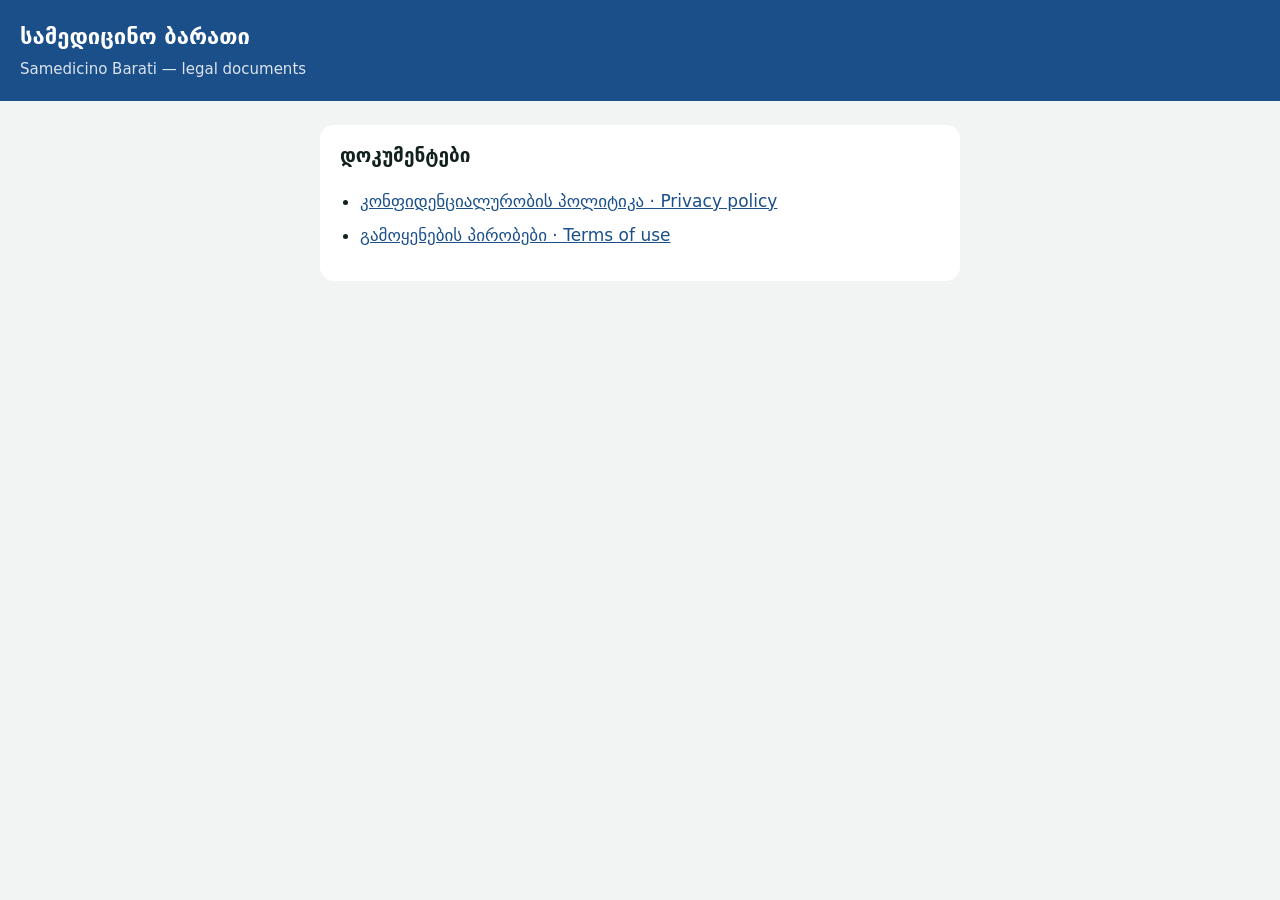
<file: index.html>
<!doctype html>
<html lang="ka">
<head>
<meta charset="utf-8">
<meta name="viewport" content="width=device-width, initial-scale=1">
<title>სამედიცინო ბარათი — სამართლებრივი დოკუმენტები</title>
<link rel="stylesheet" href="style.css">
</head>
<body>
<header><h1>სამედიცინო ბარათი</h1><p>Samedicino Barati — legal documents</p></header>
<main>
<section>
<h2>დოკუმენტები</h2>
<ul>
<li><a href="privacy/">კონფიდენციალურობის პოლიტიკა · Privacy policy</a></li>
<li><a href="terms/">გამოყენების პირობები · Terms of use</a></li>
</ul>
</section>
</main>
</body>
</html>
</file>
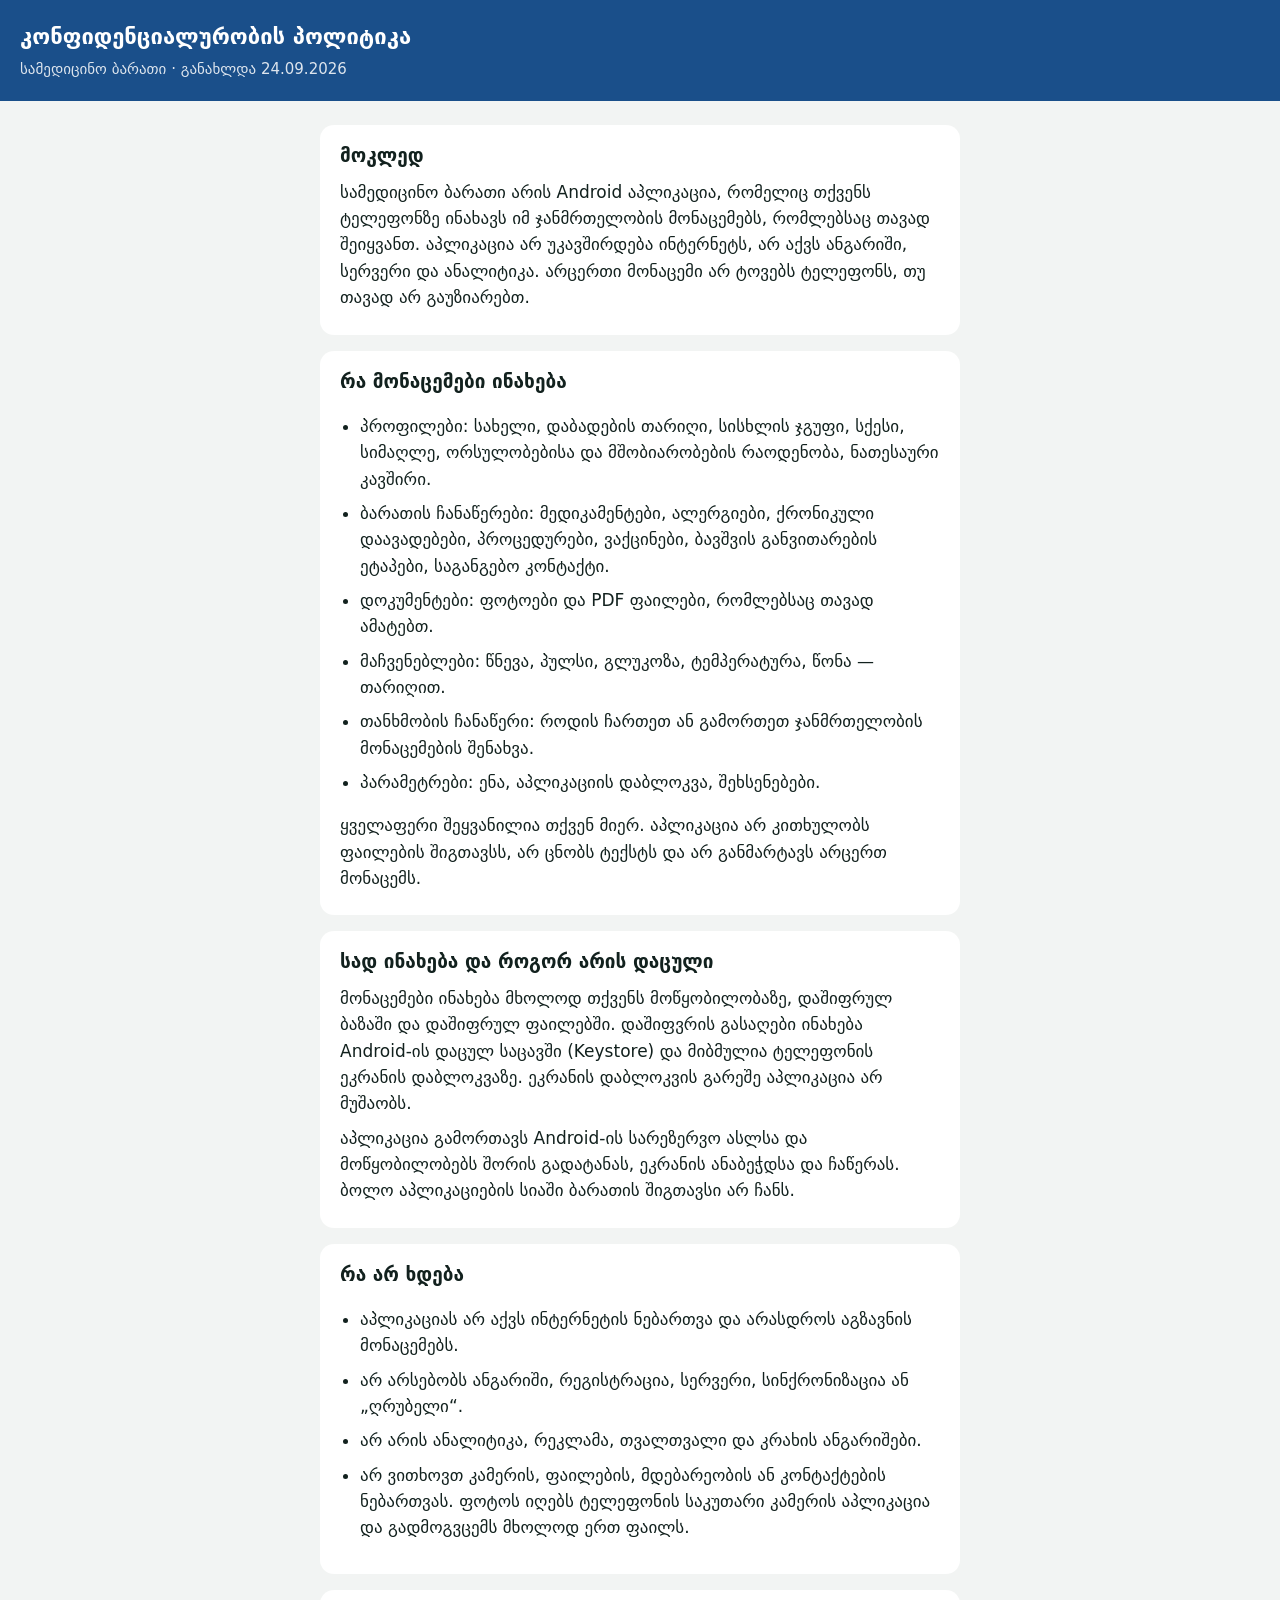
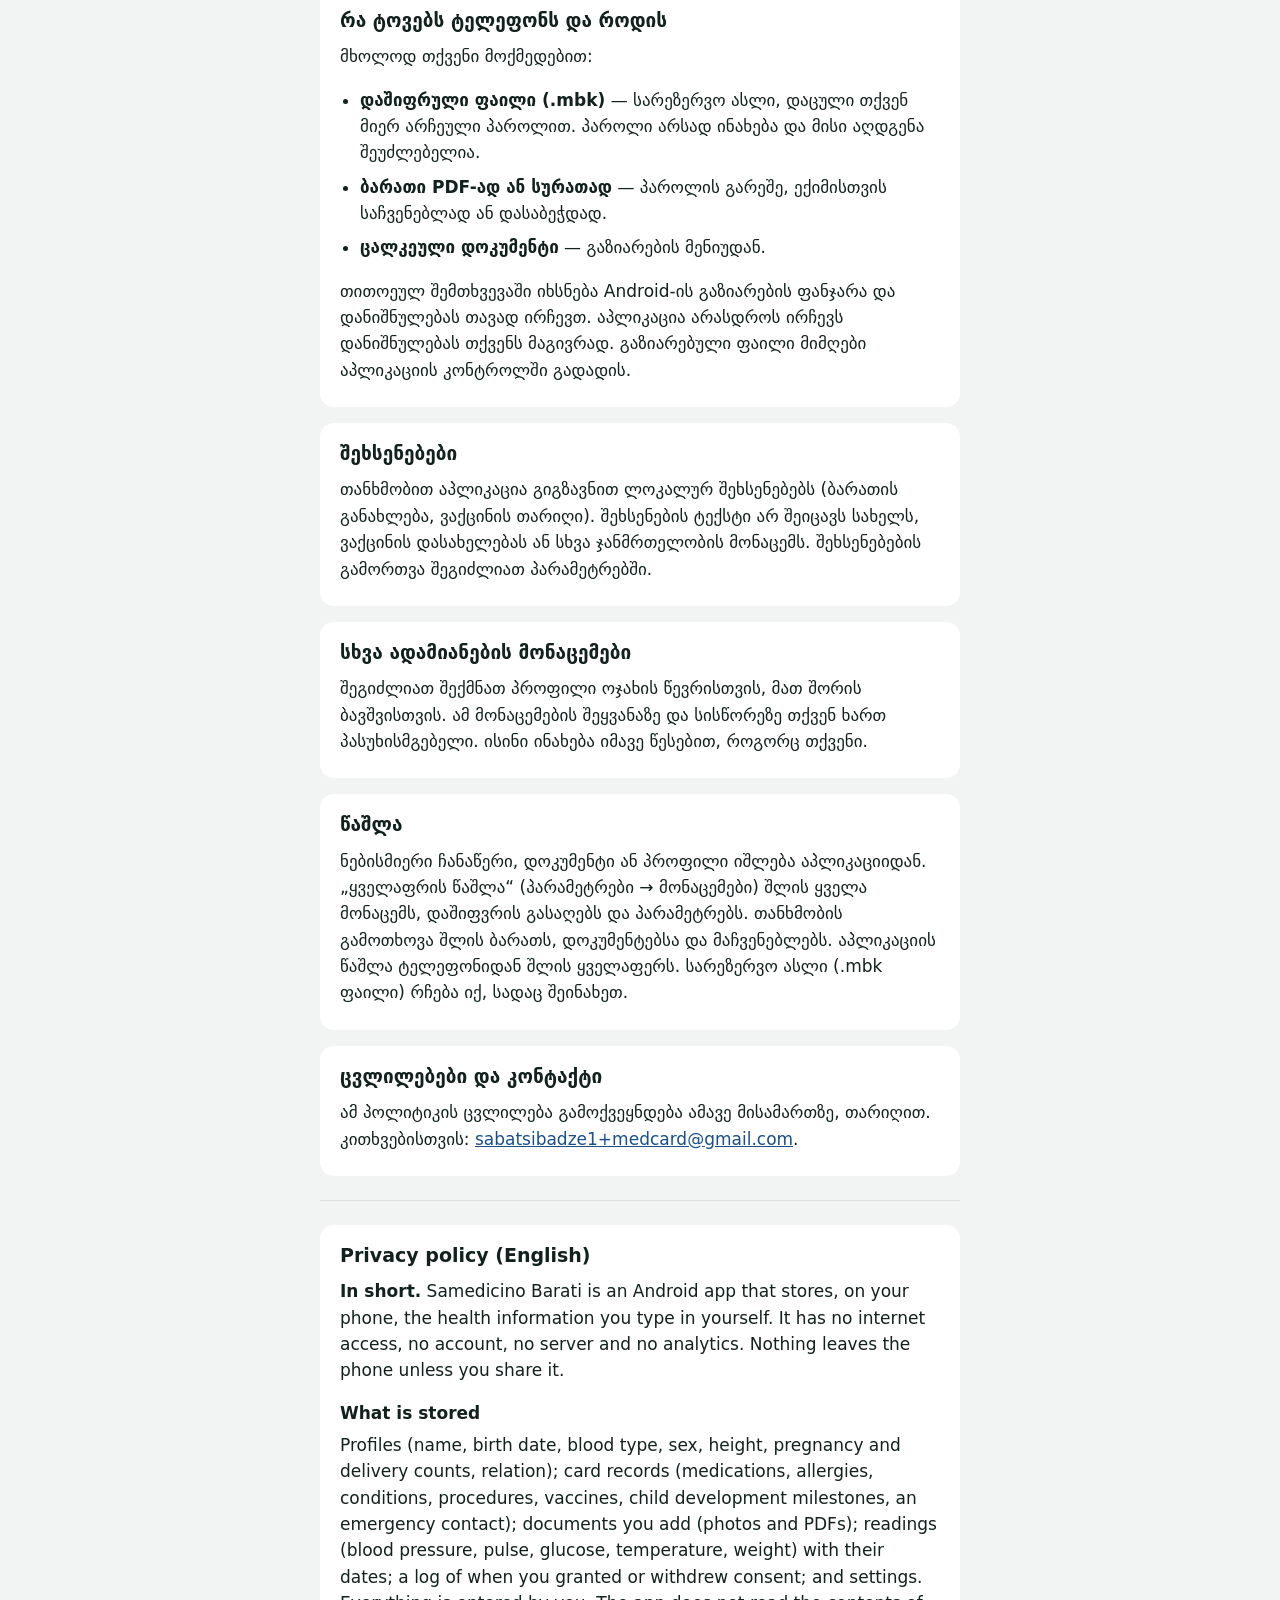
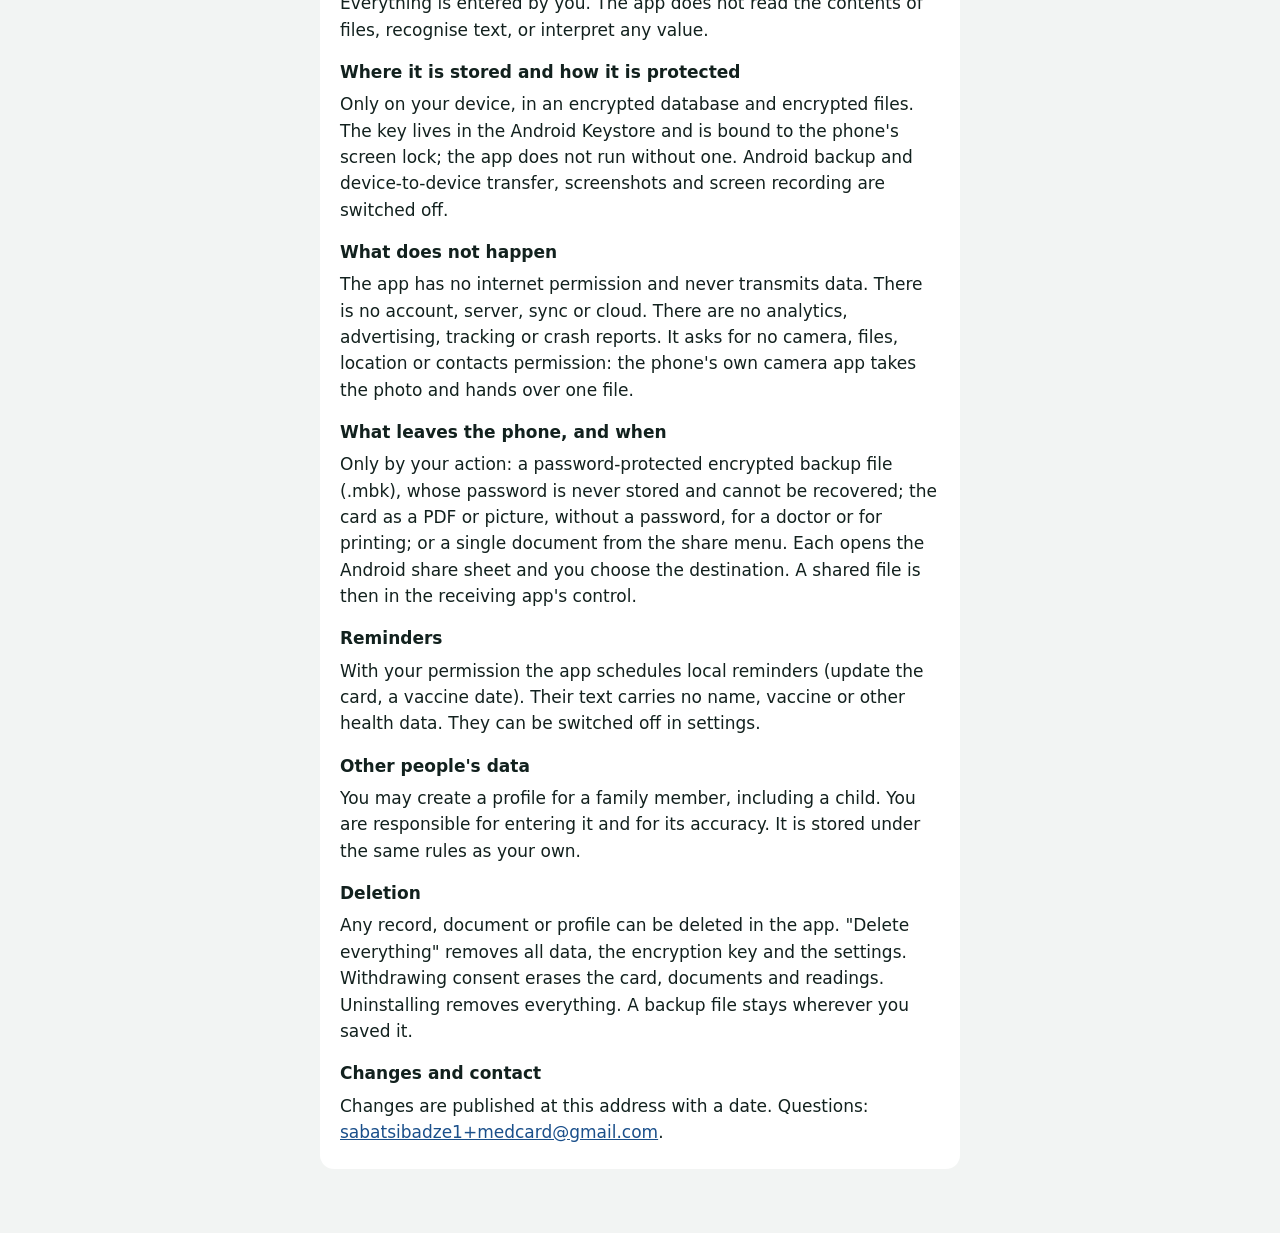
<file: privacy/index.html>
<!doctype html>
<html lang="ka">
<head>
<meta charset="utf-8">
<meta name="viewport" content="width=device-width, initial-scale=1">
<title>კონფიდენციალურობის პოლიტიკა — სამედიცინო ბარათი</title>
<link rel="stylesheet" href="../style.css">
</head>
<body>
<header><h1>კონფიდენციალურობის პოლიტიკა</h1><p>სამედიცინო ბარათი · განახლდა 24.09.2026</p></header>
<main>

<section>
<h2>მოკლედ</h2>
<p>სამედიცინო ბარათი არის Android აპლიკაცია, რომელიც თქვენს ტელეფონზე ინახავს იმ ჯანმრთელობის მონაცემებს, რომლებსაც თავად შეიყვანთ. აპლიკაცია არ უკავშირდება ინტერნეტს, არ აქვს ანგარიში, სერვერი და ანალიტიკა. არცერთი მონაცემი არ ტოვებს ტელეფონს, თუ თავად არ გაუზიარებთ.</p>
</section>

<section>
<h2>რა მონაცემები ინახება</h2>
<ul>
<li>პროფილები: სახელი, დაბადების თარიღი, სისხლის ჯგუფი, სქესი, სიმაღლე, ორსულობებისა და მშობიარობების რაოდენობა, ნათესაური კავშირი.</li>
<li>ბარათის ჩანაწერები: მედიკამენტები, ალერგიები, ქრონიკული დაავადებები, პროცედურები, ვაქცინები, ბავშვის განვითარების ეტაპები, საგანგებო კონტაქტი.</li>
<li>დოკუმენტები: ფოტოები და PDF ფაილები, რომლებსაც თავად ამატებთ.</li>
<li>მაჩვენებლები: წნევა, პულსი, გლუკოზა, ტემპერატურა, წონა — თარიღით.</li>
<li>თანხმობის ჩანაწერი: როდის ჩართეთ ან გამორთეთ ჯანმრთელობის მონაცემების შენახვა.</li>
<li>პარამეტრები: ენა, აპლიკაციის დაბლოკვა, შეხსენებები.</li>
</ul>
<p>ყველაფერი შეყვანილია თქვენ მიერ. აპლიკაცია არ კითხულობს ფაილების შიგთავსს, არ ცნობს ტექსტს და არ განმარტავს არცერთ მონაცემს.</p>
</section>

<section>
<h2>სად ინახება და როგორ არის დაცული</h2>
<p>მონაცემები ინახება მხოლოდ თქვენს მოწყობილობაზე, დაშიფრულ ბაზაში და დაშიფრულ ფაილებში. დაშიფვრის გასაღები ინახება Android-ის დაცულ საცავში (Keystore) და მიბმულია ტელეფონის ეკრანის დაბლოკვაზე. ეკრანის დაბლოკვის გარეშე აპლიკაცია არ მუშაობს.</p>
<p>აპლიკაცია გამორთავს Android-ის სარეზერვო ასლსა და მოწყობილობებს შორის გადატანას, ეკრანის ანაბეჭდსა და ჩაწერას. ბოლო აპლიკაციების სიაში ბარათის შიგთავსი არ ჩანს.</p>
</section>

<section>
<h2>რა არ ხდება</h2>
<ul>
<li>აპლიკაციას არ აქვს ინტერნეტის ნებართვა და არასდროს აგზავნის მონაცემებს.</li>
<li>არ არსებობს ანგარიში, რეგისტრაცია, სერვერი, სინქრონიზაცია ან „ღრუბელი“.</li>
<li>არ არის ანალიტიკა, რეკლამა, თვალთვალი და კრახის ანგარიშები.</li>
<li>არ ვითხოვთ კამერის, ფაილების, მდებარეობის ან კონტაქტების ნებართვას. ფოტოს იღებს ტელეფონის საკუთარი კამერის აპლიკაცია და გადმოგვცემს მხოლოდ ერთ ფაილს.</li>
</ul>
</section>

<section>
<h2>რა ტოვებს ტელეფონს და როდის</h2>
<p>მხოლოდ თქვენი მოქმედებით:</p>
<ul>
<li><strong>დაშიფრული ფაილი (.mbk)</strong> — სარეზერვო ასლი, დაცული თქვენ მიერ არჩეული პაროლით. პაროლი არსად ინახება და მისი აღდგენა შეუძლებელია.</li>
<li><strong>ბარათი PDF-ად ან სურათად</strong> — პაროლის გარეშე, ექიმისთვის საჩვენებლად ან დასაბეჭდად.</li>
<li><strong>ცალკეული დოკუმენტი</strong> — გაზიარების მენიუდან.</li>
</ul>
<p>თითოეულ შემთხვევაში იხსნება Android-ის გაზიარების ფანჯარა და დანიშნულებას თავად ირჩევთ. აპლიკაცია არასდროს ირჩევს დანიშნულებას თქვენს მაგივრად. გაზიარებული ფაილი მიმღები აპლიკაციის კონტროლში გადადის.</p>
</section>

<section>
<h2>შეხსენებები</h2>
<p>თანხმობით აპლიკაცია გიგზავნით ლოკალურ შეხსენებებს (ბარათის განახლება, ვაქცინის თარიღი). შეხსენების ტექსტი არ შეიცავს სახელს, ვაქცინის დასახელებას ან სხვა ჯანმრთელობის მონაცემს. შეხსენებების გამორთვა შეგიძლიათ პარამეტრებში.</p>
</section>

<section>
<h2>სხვა ადამიანების მონაცემები</h2>
<p>შეგიძლიათ შექმნათ პროფილი ოჯახის წევრისთვის, მათ შორის ბავშვისთვის. ამ მონაცემების შეყვანაზე და სისწორეზე თქვენ ხართ პასუხისმგებელი. ისინი ინახება იმავე წესებით, როგორც თქვენი.</p>
</section>

<section>
<h2>წაშლა</h2>
<p>ნებისმიერი ჩანაწერი, დოკუმენტი ან პროფილი იშლება აპლიკაციიდან. „ყველაფრის წაშლა“ (პარამეტრები → მონაცემები) შლის ყველა მონაცემს, დაშიფვრის გასაღებს და პარამეტრებს. თანხმობის გამოთხოვა შლის ბარათს, დოკუმენტებსა და მაჩვენებლებს. აპლიკაციის წაშლა ტელეფონიდან შლის ყველაფერს. სარეზერვო ასლი (.mbk ფაილი) რჩება იქ, სადაც შეინახეთ.</p>
</section>

<section>
<h2>ცვლილებები და კონტაქტი</h2>
<p>ამ პოლიტიკის ცვლილება გამოქვეყნდება ამავე მისამართზე, თარიღით. კითხვებისთვის: <a href="mailto:sabatsibadze1+medcard@gmail.com">sabatsibadze1+medcard@gmail.com</a>.</p>
</section>

<hr>

<section lang="en">
<h2>Privacy policy (English)</h2>
<p><strong>In short.</strong> Samedicino Barati is an Android app that stores, on your phone, the health information you type in yourself. It has no internet access, no account, no server and no analytics. Nothing leaves the phone unless you share it.</p>
<h3>What is stored</h3>
<p>Profiles (name, birth date, blood type, sex, height, pregnancy and delivery counts, relation); card records (medications, allergies, conditions, procedures, vaccines, child development milestones, an emergency contact); documents you add (photos and PDFs); readings (blood pressure, pulse, glucose, temperature, weight) with their dates; a log of when you granted or withdrew consent; and settings. Everything is entered by you. The app does not read the contents of files, recognise text, or interpret any value.</p>
<h3>Where it is stored and how it is protected</h3>
<p>Only on your device, in an encrypted database and encrypted files. The key lives in the Android Keystore and is bound to the phone's screen lock; the app does not run without one. Android backup and device-to-device transfer, screenshots and screen recording are switched off.</p>
<h3>What does not happen</h3>
<p>The app has no internet permission and never transmits data. There is no account, server, sync or cloud. There are no analytics, advertising, tracking or crash reports. It asks for no camera, files, location or contacts permission: the phone's own camera app takes the photo and hands over one file.</p>
<h3>What leaves the phone, and when</h3>
<p>Only by your action: a password-protected encrypted backup file (.mbk), whose password is never stored and cannot be recovered; the card as a PDF or picture, without a password, for a doctor or for printing; or a single document from the share menu. Each opens the Android share sheet and you choose the destination. A shared file is then in the receiving app's control.</p>
<h3>Reminders</h3>
<p>With your permission the app schedules local reminders (update the card, a vaccine date). Their text carries no name, vaccine or other health data. They can be switched off in settings.</p>
<h3>Other people's data</h3>
<p>You may create a profile for a family member, including a child. You are responsible for entering it and for its accuracy. It is stored under the same rules as your own.</p>
<h3>Deletion</h3>
<p>Any record, document or profile can be deleted in the app. "Delete everything" removes all data, the encryption key and the settings. Withdrawing consent erases the card, documents and readings. Uninstalling removes everything. A backup file stays wherever you saved it.</p>
<h3>Changes and contact</h3>
<p>Changes are published at this address with a date. Questions: <a href="mailto:sabatsibadze1+medcard@gmail.com">sabatsibadze1+medcard@gmail.com</a>.</p>
</section>

</main>
</body>
</html>
</file>
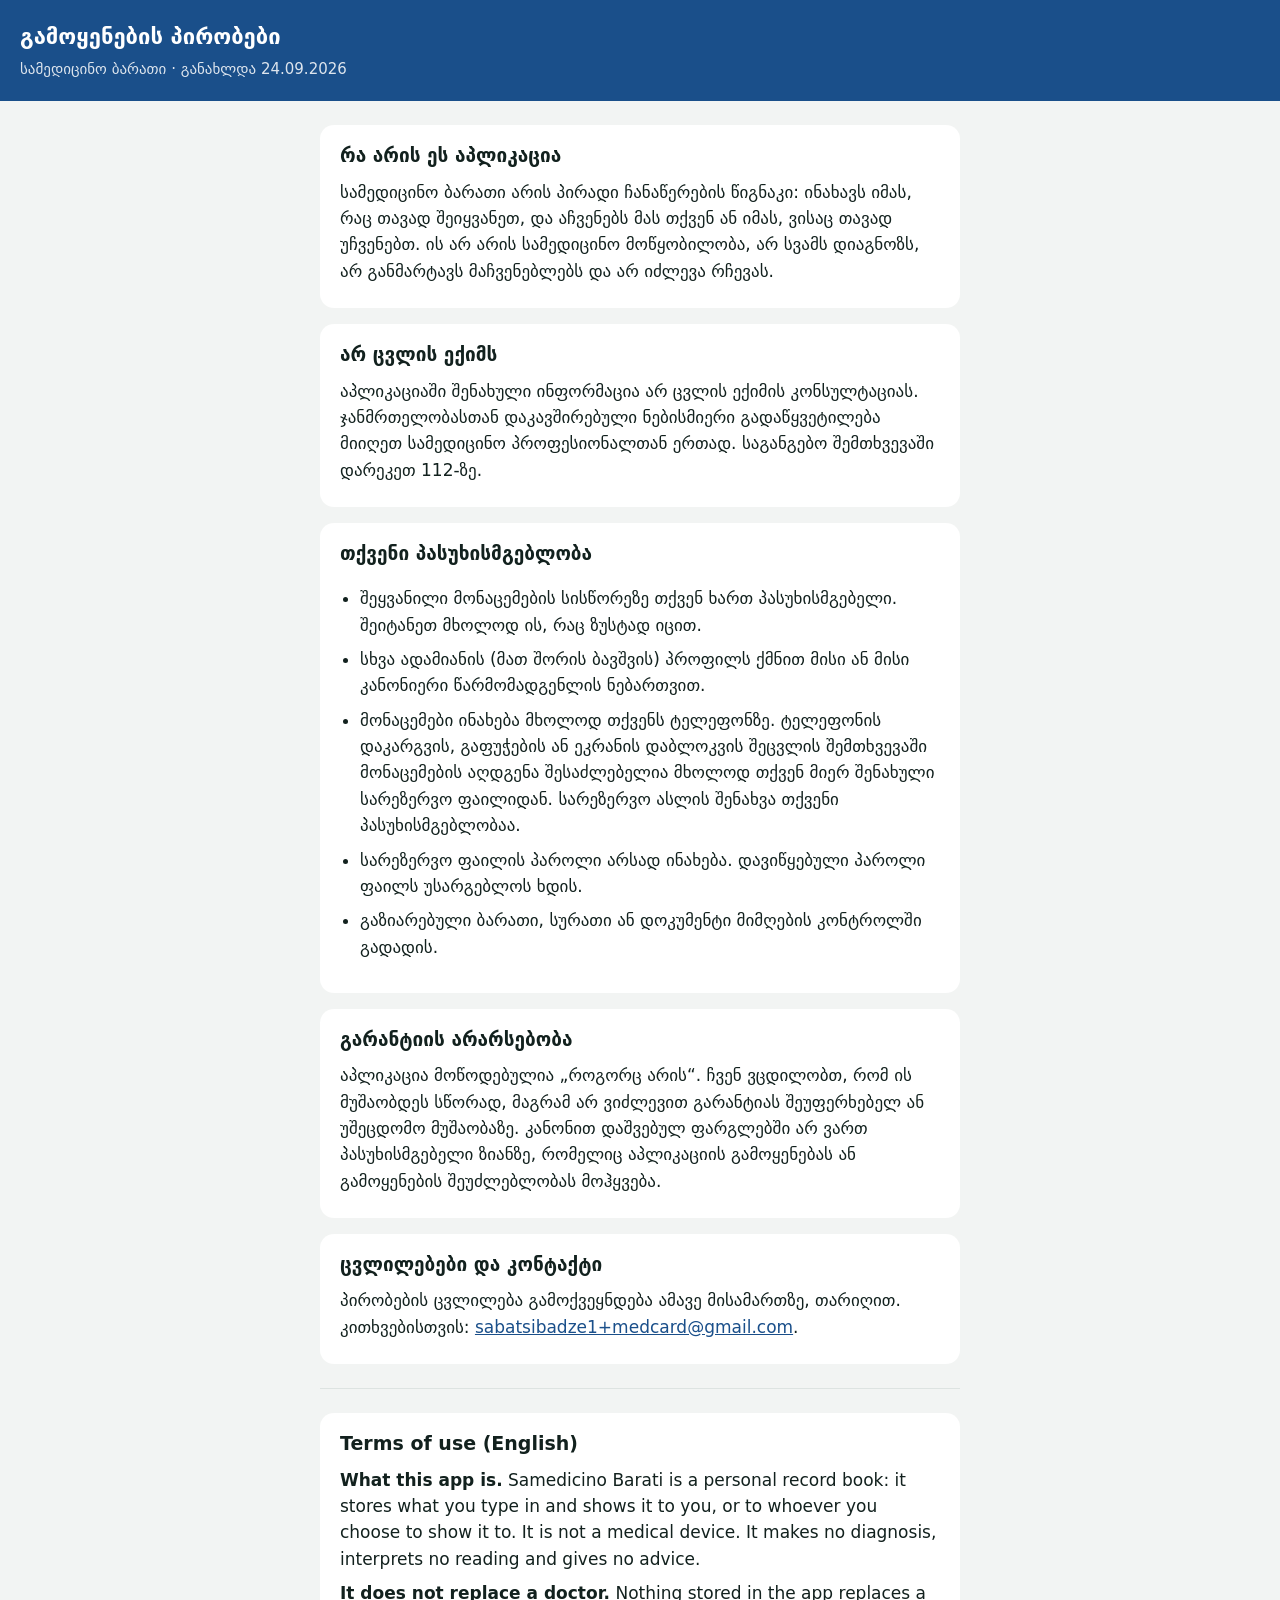
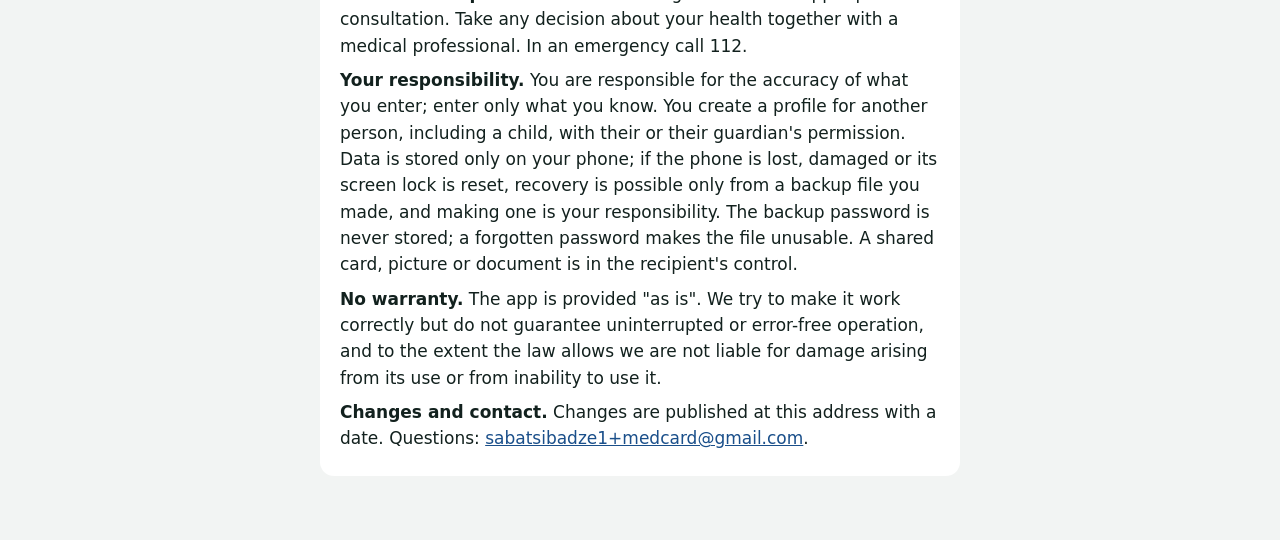
<file: terms/index.html>
<!doctype html>
<html lang="ka">
<head>
<meta charset="utf-8">
<meta name="viewport" content="width=device-width, initial-scale=1">
<title>გამოყენების პირობები — სამედიცინო ბარათი</title>
<link rel="stylesheet" href="../style.css">
</head>
<body>
<header><h1>გამოყენების პირობები</h1><p>სამედიცინო ბარათი · განახლდა 24.09.2026</p></header>
<main>

<section>
<h2>რა არის ეს აპლიკაცია</h2>
<p>სამედიცინო ბარათი არის პირადი ჩანაწერების წიგნაკი: ინახავს იმას, რაც თავად შეიყვანეთ, და აჩვენებს მას თქვენ ან იმას, ვისაც თავად უჩვენებთ. ის არ არის სამედიცინო მოწყობილობა, არ სვამს დიაგნოზს, არ განმარტავს მაჩვენებლებს და არ იძლევა რჩევას.</p>
</section>

<section>
<h2>არ ცვლის ექიმს</h2>
<p>აპლიკაციაში შენახული ინფორმაცია არ ცვლის ექიმის კონსულტაციას. ჯანმრთელობასთან დაკავშირებული ნებისმიერი გადაწყვეტილება მიიღეთ სამედიცინო პროფესიონალთან ერთად. საგანგებო შემთხვევაში დარეკეთ 112-ზე.</p>
</section>

<section>
<h2>თქვენი პასუხისმგებლობა</h2>
<ul>
<li>შეყვანილი მონაცემების სისწორეზე თქვენ ხართ პასუხისმგებელი. შეიტანეთ მხოლოდ ის, რაც ზუსტად იცით.</li>
<li>სხვა ადამიანის (მათ შორის ბავშვის) პროფილს ქმნით მისი ან მისი კანონიერი წარმომადგენლის ნებართვით.</li>
<li>მონაცემები ინახება მხოლოდ თქვენს ტელეფონზე. ტელეფონის დაკარგვის, გაფუჭების ან ეკრანის დაბლოკვის შეცვლის შემთხვევაში მონაცემების აღდგენა შესაძლებელია მხოლოდ თქვენ მიერ შენახული სარეზერვო ფაილიდან. სარეზერვო ასლის შენახვა თქვენი პასუხისმგებლობაა.</li>
<li>სარეზერვო ფაილის პაროლი არსად ინახება. დავიწყებული პაროლი ფაილს უსარგებლოს ხდის.</li>
<li>გაზიარებული ბარათი, სურათი ან დოკუმენტი მიმღების კონტროლში გადადის.</li>
</ul>
</section>

<section>
<h2>გარანტიის არარსებობა</h2>
<p>აპლიკაცია მოწოდებულია „როგორც არის“. ჩვენ ვცდილობთ, რომ ის მუშაობდეს სწორად, მაგრამ არ ვიძლევით გარანტიას შეუფერხებელ ან უშეცდომო მუშაობაზე. კანონით დაშვებულ ფარგლებში არ ვართ პასუხისმგებელი ზიანზე, რომელიც აპლიკაციის გამოყენებას ან გამოყენების შეუძლებლობას მოჰყვება.</p>
</section>

<section>
<h2>ცვლილებები და კონტაქტი</h2>
<p>პირობების ცვლილება გამოქვეყნდება ამავე მისამართზე, თარიღით. კითხვებისთვის: <a href="mailto:sabatsibadze1+medcard@gmail.com">sabatsibadze1+medcard@gmail.com</a>.</p>
</section>

<hr>

<section lang="en">
<h2>Terms of use (English)</h2>
<p><strong>What this app is.</strong> Samedicino Barati is a personal record book: it stores what you type in and shows it to you, or to whoever you choose to show it to. It is not a medical device. It makes no diagnosis, interprets no reading and gives no advice.</p>
<p><strong>It does not replace a doctor.</strong> Nothing stored in the app replaces a consultation. Take any decision about your health together with a medical professional. In an emergency call 112.</p>
<p><strong>Your responsibility.</strong> You are responsible for the accuracy of what you enter; enter only what you know. You create a profile for another person, including a child, with their or their guardian's permission. Data is stored only on your phone; if the phone is lost, damaged or its screen lock is reset, recovery is possible only from a backup file you made, and making one is your responsibility. The backup password is never stored; a forgotten password makes the file unusable. A shared card, picture or document is in the recipient's control.</p>
<p><strong>No warranty.</strong> The app is provided "as is". We try to make it work correctly but do not guarantee uninterrupted or error-free operation, and to the extent the law allows we are not liable for damage arising from its use or from inability to use it.</p>
<p><strong>Changes and contact.</strong> Changes are published at this address with a date. Questions: <a href="mailto:sabatsibadze1+medcard@gmail.com">sabatsibadze1+medcard@gmail.com</a>.</p>
</section>

</main>
</body>
</html>
</file>
<file: style.css>
:root { color-scheme: light; }
body { margin: 0; background: #f2f4f3; color: #12211e; font-family: system-ui, -apple-system, 'Segoe UI', Roboto, sans-serif; font-size: 17px; line-height: 1.55; overflow-wrap: anywhere; }
header { background: #1a4f8a; color: #fff; padding: 20px; }
header h1 { margin: 0; font-size: 22px; font-weight: 700; }
header p { margin: 4px 0 0; opacity: .85; font-size: 15px; }
main { max-width: 640px; margin: 0 auto; padding: 24px 20px 48px; }
section { background: #fff; border-radius: 14px; padding: 16px 20px; margin: 0 0 16px; }
h2 { font-size: 19px; margin: 0 0 8px; }
h3 { font-size: 17px; margin: 16px 0 6px; }
p, li { margin: 0 0 8px; }
ul { padding-left: 20px; }
a { color: #1a4f8a; }
.muted { color: #5b6b67; font-size: 15px; }
hr { border: 0; border-top: 1px solid #dde3e1; margin: 24px 0; }
</file>
